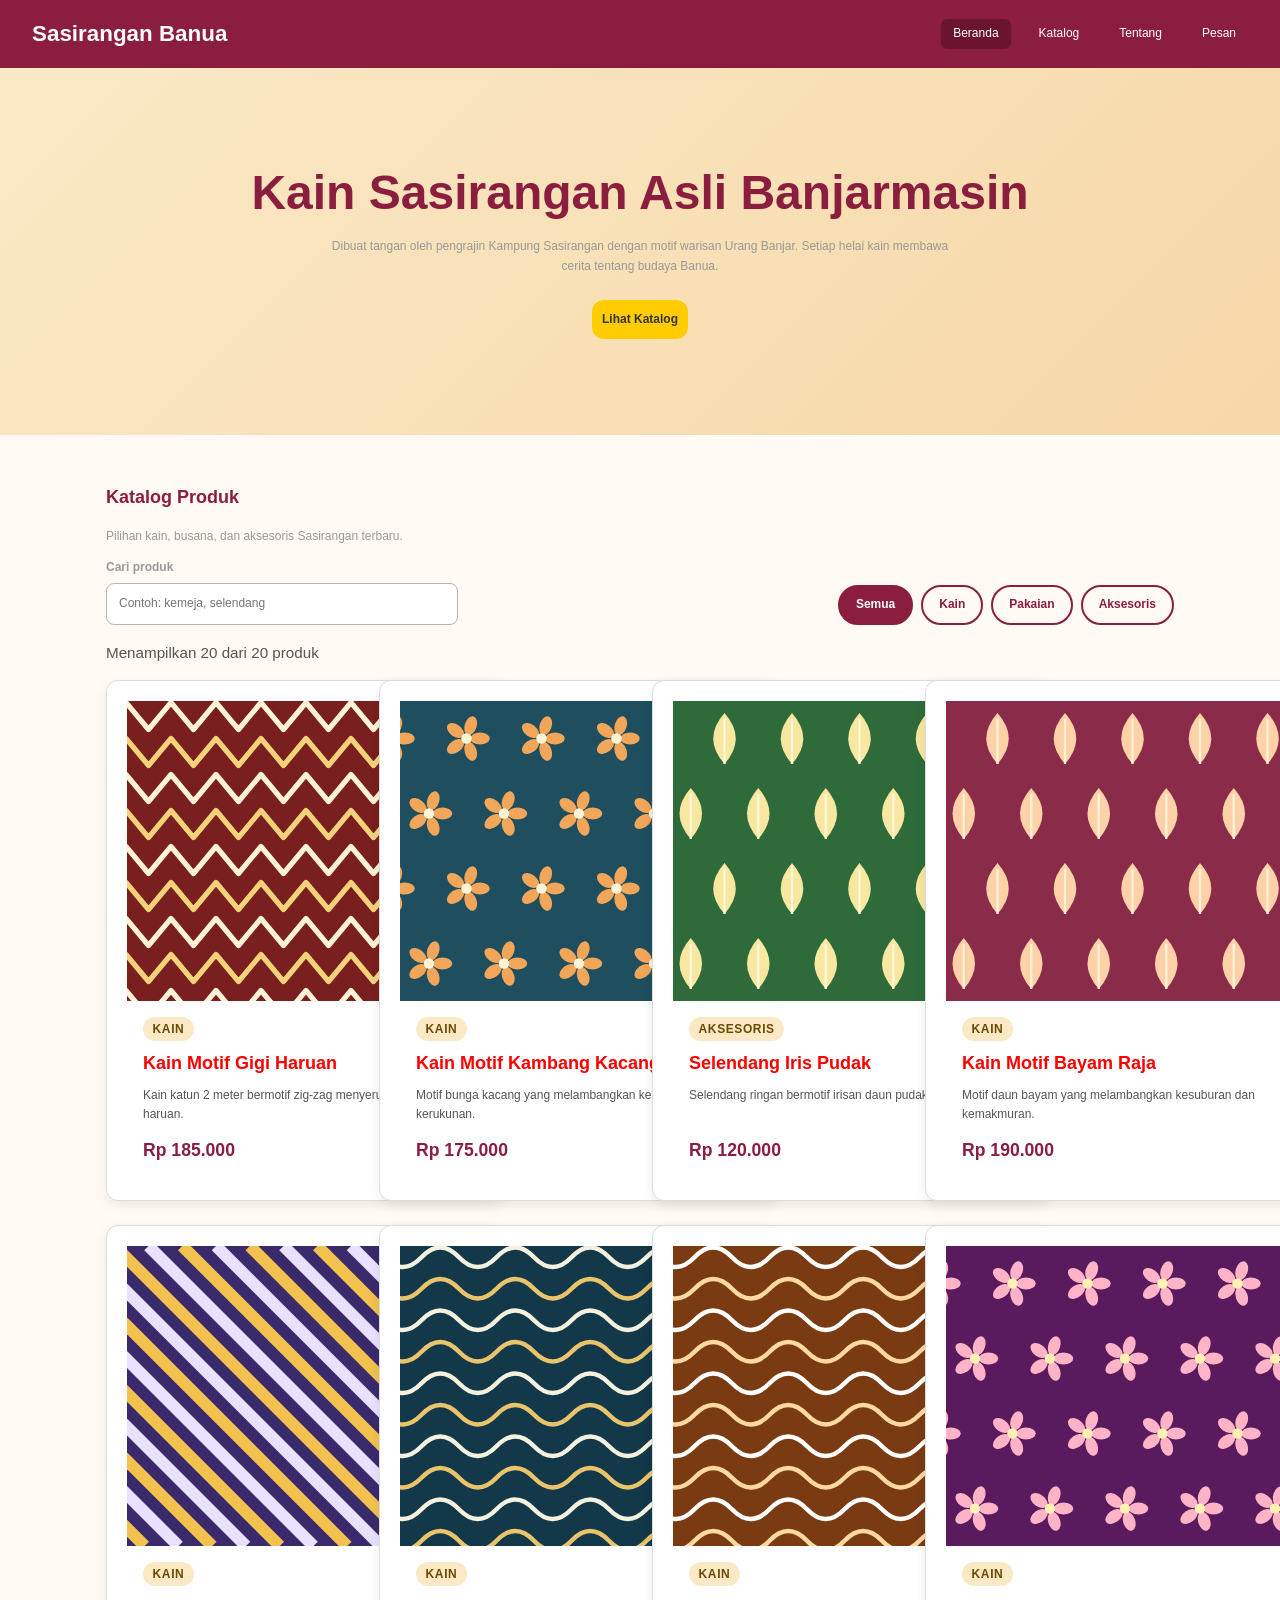
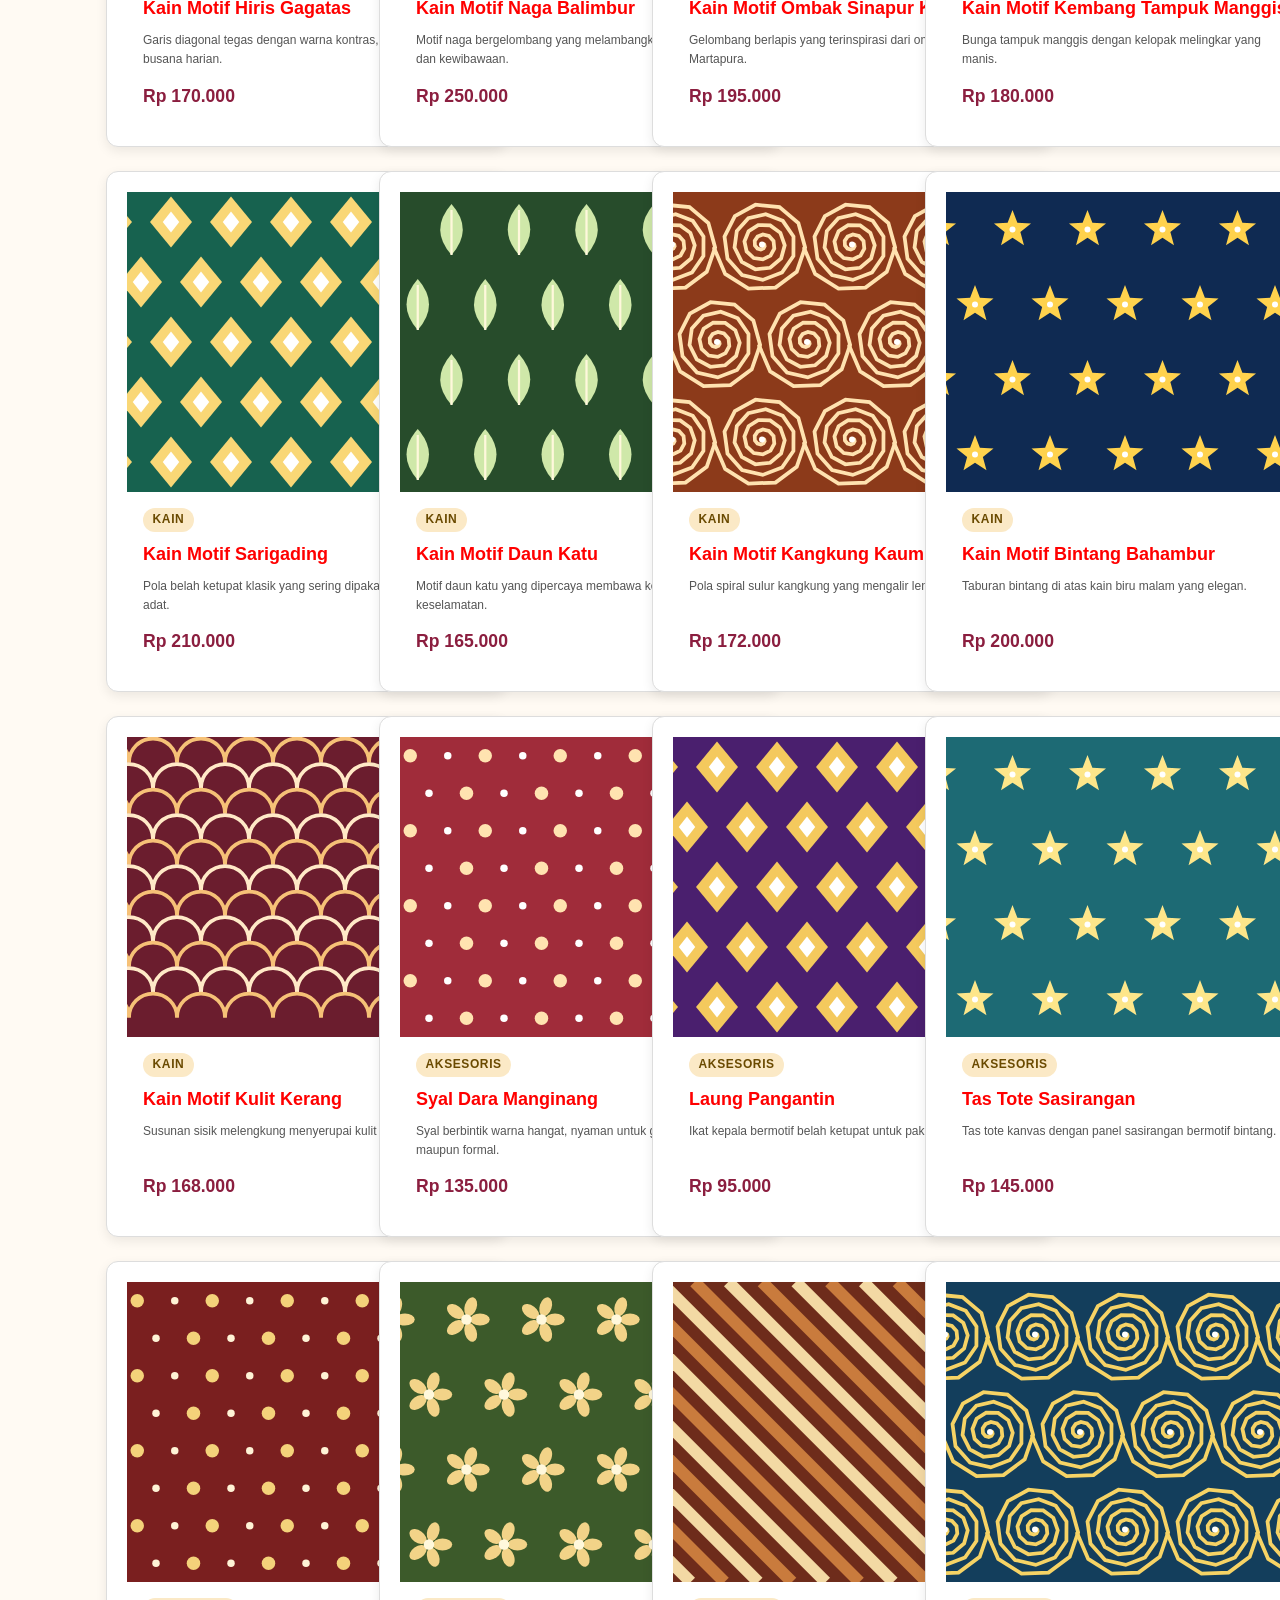
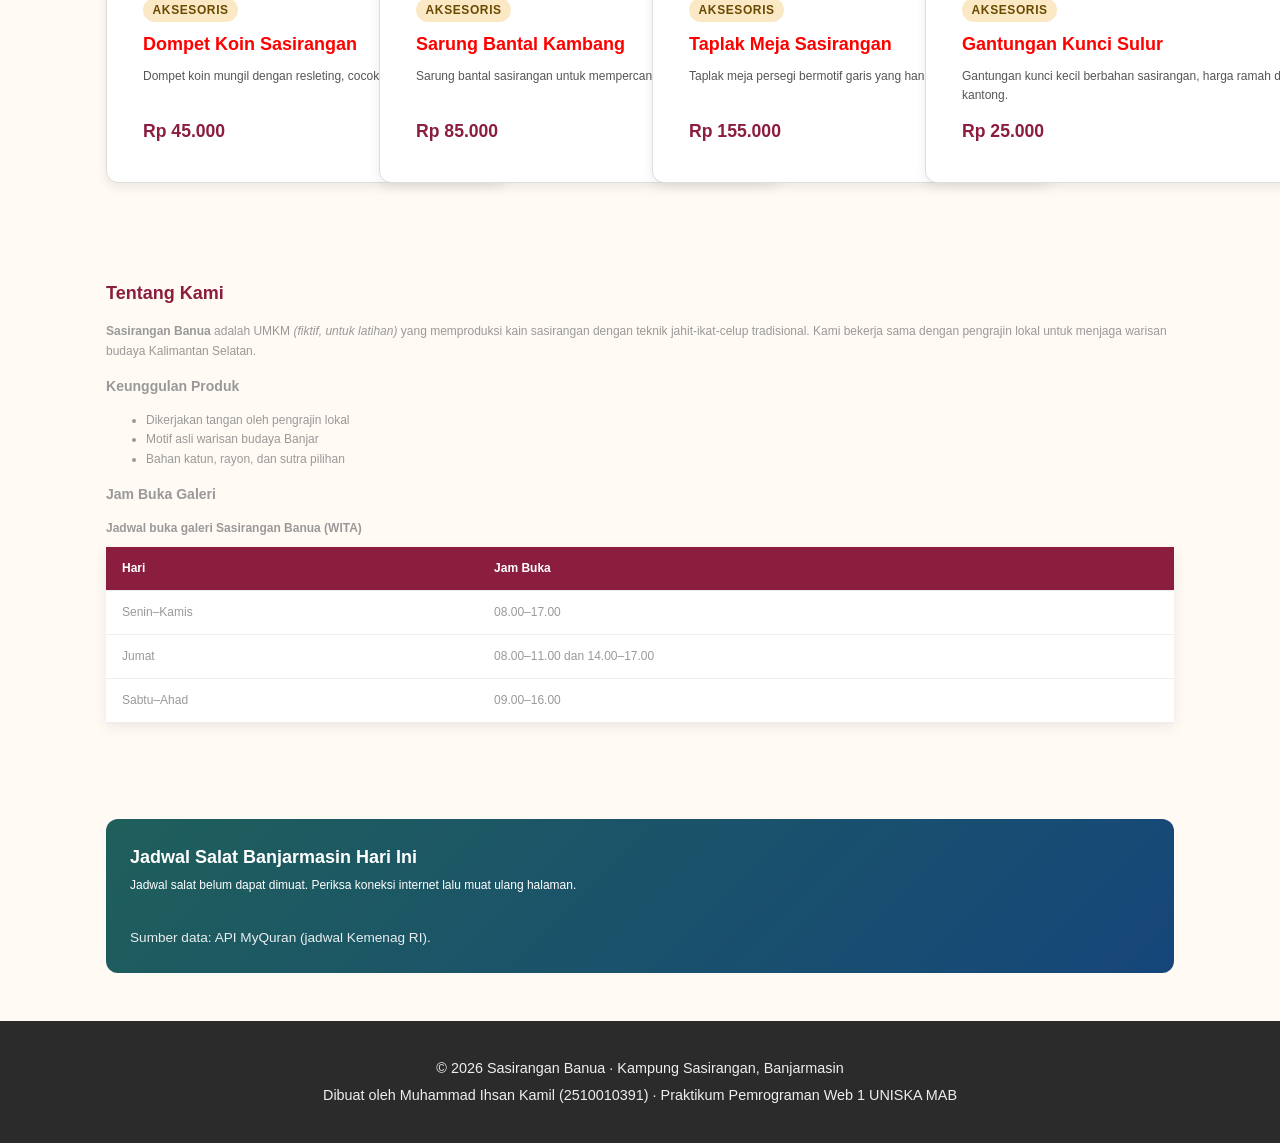
<file: index.html>
<!DOCTYPE html>
<html lang="id">

<head>
  <script src="js/jadwal-salat.js" defer></script>
  <link rel="stylesheet" href="css/style.css">
  <link rel="shortcut icon" href="img/favicon.ico" type="image/x-icon">
  <script src="js/katalog.js" defer></script>
  <meta charset="UTF-8">
  <meta name="viewport" content="width=device-width, initial-scale=1.0">
  <meta name="description" content="Katalog kain dan busana Sasirangan khas Banjarmasin karya pengrajin lokal.">
  <title>Sasirangan Banua | Kain Khas Banjar</title>
</head>

<body>
<html>

  <!-- ========== HEADER & NAVIGASI ========== -->
  <header class="header-situs">
    <p class="logo"><a href="index.html">Sasirangan Banua</a></p>
    <nav aria-label="Navigasi utama">
      <ul class="menu">
        <li><a href="index.html" aria-current="page">Beranda</a></li>
        <li><a href="#katalog">Katalog</a></li>
        <li><a href="#tentang">Tentang</a></li>
        <li><a href="kontak.html">Pesan</a></li>
      </ul>
    </nav>
  </header>

<main>
    <!-- ========== HERO ========== -->
    <section class="hero" id="beranda">
      <h1>Kain Sasirangan Asli Banjarmasin</h1>
      <p>Dibuat tangan oleh pengrajin Kampung Sasirangan dengan motif warisan Urang Banjar.
        Setiap helai kain membawa cerita tentang budaya Banua.</p>
      <a class="tombol" href="#katalog">Lihat Katalog</a>
    </section>
 
    <!-- ========== KATALOG ========== -->
    <section class="bagian" id="katalog">
      <h2>Katalog Produk</h2>
      <p>Pilihan kain, busana, dan aksesoris Sasirangan terbaru.</p>
      <div class="kontrol-katalog">
  <div class="kolom">
    <label for="cari">Cari produk</label>
    <input type="search" id="cari" placeholder="Contoh: kemeja, selendang">
  </div>
  <div class="filter" role="group" aria-label="Filter kategori">
    <button type="button" class="tombol-filter aktif" data-kategori="semua"
      aria-pressed="true">Semua</button>
    <button type="button" class="tombol-filter" data-kategori="kain"
      aria-pressed="false">Kain</button>
    <button type="button" class="tombol-filter" data-kategori="pakaian"
      aria-pressed="false">Pakaian</button>
    <button type="button" class="tombol-filter" data-kategori="aksesoris"
      aria-pressed="false">Aksesoris</button>
  </div>
</div>

<p id="info-jumlah" class="info-jumlah" aria-live="polite"></p>
<div id="daftar-katalog" class="katalog-grid"></div>
<noscript><p>Aktifkan JavaScript untuk melihat katalog produk.</p></noscript>
      </div>
    </section>
 
    <!-- ========== TENTANG ========== -->
    <section class="bagian" id="tentang">
      <h2>Tentang Kami</h2>
      <p><strong>Sasirangan Banua</strong> adalah UMKM <em>(fiktif, untuk latihan)</em> yang
        memproduksi kain sasirangan dengan teknik jahit-ikat-celup tradisional. Kami bekerja sama
        dengan pengrajin lokal untuk menjaga warisan budaya Kalimantan Selatan.</p>
 
      <h3>Keunggulan Produk</h3>
      <ul>
        <li>Dikerjakan tangan oleh pengrajin lokal</li>
        <li>Motif asli warisan budaya Banjar</li>
        <li>Bahan katun, rayon, dan sutra pilihan</li>
      </ul>
 
      <h3>Jam Buka Galeri</h3>
      <table>
        <caption>Jadwal buka galeri Sasirangan Banua (WITA)</caption>
        <thead>
          <tr>
            <th scope="col">Hari</th>
            <th scope="col">Jam Buka</th>
          </tr>
        </thead>
        <tbody>
          <tr>
            <td>Senin–Kamis</td>
            <td>08.00–17.00</td>
          </tr>
          <tr>
            <td>Jumat</td>
            <td>08.00–11.00 dan 14.00–17.00</td>
          </tr>
          <tr>
            <td>Sabtu–Ahad</td>
            <td>09.00–16.00</td>
          </tr>
        </tbody>
      </table>
    </section>
    <!-- ========== JADWAL SALAT (data dari API) ========== -->
<section class="bagian" id="jadwal">
  <div class="jadwal-salat" id="jadwal-salat">
    <h2>Jadwal Salat Banjarmasin Hari Ini</h2>
    <p class="status" aria-live="polite">Memuat jadwal salat...</p>
    <ul class="daftar-waktu" hidden></ul>
    <p class="sumber">Sumber data: API MyQuran (jadwal Kemenag RI).</p>
  </div>
</section>
</main>

  <!-- ========== FOOTER ========== -->
  <footer class="footer-situs">
    <p>&copy; 2026 Sasirangan Banua &middot; Kampung Sasirangan, Banjarmasin</p>
    <p>Dibuat oleh Muhammad Ihsan Kamil (2510010391) &middot; Praktikum Pemrograman Web 1 UNISKA MAB</p>
  </footer>
</body>
</html>
</file>
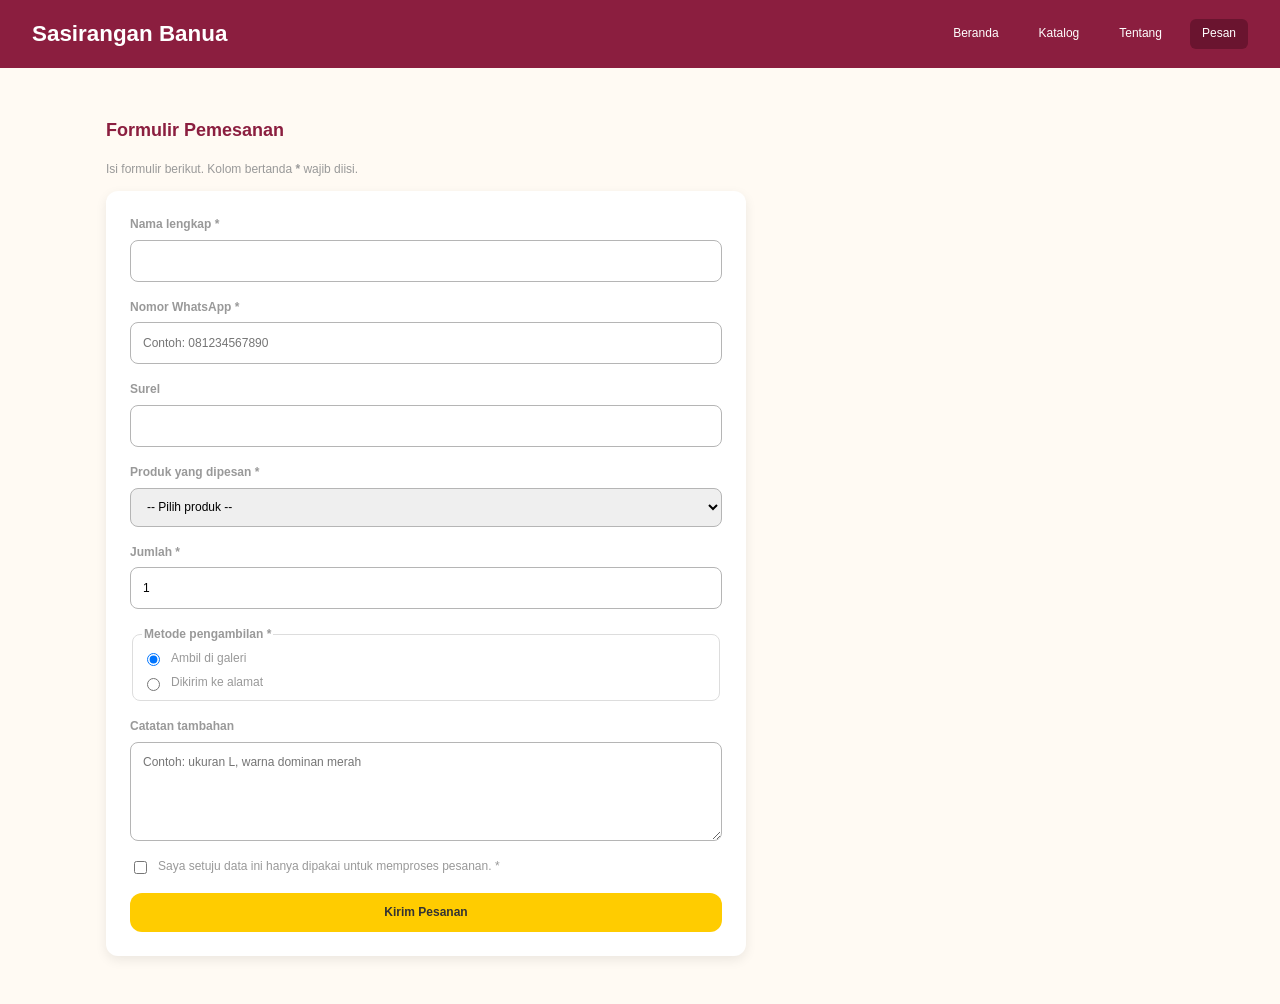
<file: kontak.html>
<!DOCTYPE html>
<html lang="id">
<head>
  <meta charset="UTF-8">
  <meta name="viewport" content="width=device-width, initial-scale=1.0">
  <meta name="description" content="Formulir pemesanan kain dan busana Sasirangan Banua.">
  <title>Pesan | Sasirangan Banua</title>
  <link rel="stylesheet" href="css/style.css">
  <script src="js/form.js" defer></script>
</head>
<body>

  <!-- ========== HEADER & NAVIGASI ========== -->
  <header class="header-situs">
    <p class="logo"><a href="index.html">Sasirangan Banua</a></p>
    <nav aria-label="Navigasi utama">
      <ul class="menu">
        <li><a href="index.html">Beranda</a></li>
        <li><a href="index.html#katalog">Katalog</a></li>
        <li><a href="index.html#tentang">Tentang</a></li>
        <li><a href="kontak.html" aria-current="page">Pesan</a></li>
      </ul>
    </nav>
  </header>

  <main>
    <section class="bagian" id="pesan">
      <h1>Formulir Pemesanan</h1>
      <p>Isi formulir berikut. Kolom bertanda <strong>*</strong> wajib diisi.</p>

      <form id="form-pesan" class="form-pesan" action="#" method="get" novalidate>
        <div class="kolom">
          <label for="nama">Nama lengkap *</label>
          <input type="text" id="nama" name="nama" required minlength="3" autocomplete="name">
          <p class="pesan-error" id="error-nama"></p>
        </div>

        <div class="kolom">
          <label for="wa">Nomor WhatsApp *</label>
          <input type="tel" id="wa" name="wa" required pattern="08[0-9]{8,11}"
            placeholder="Contoh: 081234567890" autocomplete="tel">
          <p class="pesan-error" id="error-wa"></p>
        </div>

        <div class="kolom">
          <label for="email">Surel</label>
          <input type="email" id="email" name="email" autocomplete="email">
          <p class="pesan-error" id="error-email"></p>
        </div>

        <div class="kolom">
          <label for="produk">Produk yang dipesan *</label>
          <select id="produk" name="produk" required>
            <option value="">-- Pilih produk --</option>
            <option>Kain Motif Gigi Haruan</option>
            <option>Kain Motif Kambang Kacang</option>
            <option>Selendang Iris Pudak</option>
            <option>Kemeja Bayam Raja</option>
            <option>Tas Naga Balimbur</option>
            <option>Gamis Ombak Sinapur Karang</option>
          </select>
          <p class="pesan-error" id="error-produk"></p>
        </div>

        <div class="kolom">
          <label for="jumlah">Jumlah *</label>
          <input type="number" id="jumlah" name="jumlah" min="1" max="50" value="1" required>
          <p class="pesan-error" id="error-jumlah"></p>
        </div>

        <fieldset>
          <legend>Metode pengambilan *</legend>
          <label><input type="radio" name="pengambilan" value="Ambil di galeri" checked> Ambil di galeri</label>
          <label><input type="radio" name="pengambilan" value="Dikirim ke alamat"> Dikirim ke alamat</label>
        </fieldset>

        <div class="kolom">
          <label for="catatan">Catatan tambahan</label>
          <textarea id="catatan" name="catatan" rows="4" maxlength="300"
            placeholder="Contoh: ukuran L, warna dominan merah"></textarea>
        </div>

        <div class="kolom">
          <label class="cek">
            <input type="checkbox" id="setuju" name="setuju" required aria-describedby="error-setuju">
            Saya setuju data ini hanya dipakai untuk memproses pesanan. *
          </label>
          <p class="pesan-error" id="error-setuju"></p>
        </div>

        <button type="submit" class="tombol">Kirim Pesanan</button>
      </form>

      <!-- Muncul setelah formulir valid -->
      <div id="hasil-pesan" class="hasil-pesan" hidden>
        <h2>Ringkasan Pesanan</h2>
        <pre id="ringkasan"></pre>
        <a id="tautan-wa" class="tombol" href="#" target="_blank" rel="noopener">Lanjutkan ke WhatsApp</a>
      </div>
    </section>
  </main>

</body>
</html>
</file>
<file: css/style.css>
/* =========================================================
   Sasirangan Banua — style.css
   Pendekatan: mobile-first (gaya dasar untuk HP, lalu
   disesuaikan untuk layar lebar dengan media query)
   ========================================================= */

/* ---------- 1. Variabel (custom properties) ---------- */
:root {
  --warna-utama: #8b1e3f;       /* merah marun sasirangan */
  --warna-utama-gelap: #6a142f;
  --warna-aksen: #e0a526;       /* kuning kunyit */
  --warna-krem: #fbe9c6;
  --warna-teks: #222222;
  --warna-teks-lembut: #555555;
  --warna-latar: #fffaf3;
  --warna-kartu: #ffffff;
  --radius: 12px;
  --bayangan: 0 4px 12px rgba(0, 0, 0, 0.08);
  --lebar-maks: 1100px;
}

/* ---------- 2. Reset ringan & dasar ---------- */
*,
*::before,
*::after {
  box-sizing: border-box;
}

html {
  scroll-behavior: smooth;
  scroll-padding-top: 7rem; /* agar judul tidak tertutup header sticky */
}

body {
  margin: 0;
  font-family: "Segoe UI", system-ui, -apple-system, Roboto, Arial, sans-serif;
  font-size: 1rem;
  line-height: 1.6;
  color: var(--warna-teks);
  background-color: var(--warna-latar);
}

img {
  display: block;
  max-width: 100%;
  height: auto;
}

a {
  color: var(--warna-utama);
}

/* Penanda fokus untuk pengguna keyboard — JANGAN dihapus */
a:focus-visible,
button:focus-visible,
input:focus-visible,
select:focus-visible,
textarea:focus-visible {
  outline: 3px solid var(--warna-utama-gelap);
  outline-offset: 2px;
}

/* ---------- 3. Header & navigasi (Flexbox) ---------- */
.header-situs {
  position: sticky;
  top: 0;
  z-index: 10;
  display: flex;
  flex-direction: column; /* HP: logo di atas menu */
  align-items: center;
  gap: 0.5rem;
  padding: 1rem;
  background-color: var(--warna-utama);
  color: #ffffff;
}

.logo {
  margin: 0;
  font-size: 1.4rem;
  font-weight: 700;
}

.logo a {
  color: inherit;
  text-decoration: none;
}

.menu {
  display: flex;
  flex-wrap: wrap;
  justify-content: center;
  gap: 0.25rem 1rem;
  margin: 0;
  padding: 0;
  list-style: none;
}

.menu a {
  display: block;
  padding: 0.35rem 0.75rem;
  border-radius: 6px;
  color: #ffffff;
  text-decoration: none;
}

.menu a:hover,
.menu a[aria-current="page"] {
  background-color: var(--warna-utama-gelap);
}

.header-situs a:focus-visible {
  outline-color: #ffffff; /* fokus putih agar terlihat di latar header yang gelap */
}

/* ---------- 4. Hero ---------- */
.hero {
  padding: 4rem 1rem;
  text-align: center;
  background: linear-gradient(135deg, var(--warna-krem), #f6d7a7);
}

.hero h1 {
  margin: 0 0 1rem;
  font-size: clamp(1.8rem, 5vw, 3rem);
  line-height: 1.2;
  color: var(--warna-utama);
}

.hero p {
  max-width: 40rem;
  margin: 0 auto 1.5rem;
}

/* ---------- 5. Tombol ---------- */
.tombol {
  display: inline-block;
  padding: 0.75rem 1.5rem;
  border: none;
  border-radius: var(--radius);
  background-color: var(--warna-utama);
  color: #ffffff;
  font: inherit;
  font-weight: 600;
  text-decoration: none;
  cursor: pointer;
  transition: background-color 0.2s ease, transform 0.2s ease;
}

.tombol:hover {
  background-color: var(--warna-utama-gelap);
  transform: translateY(-2px);
}

/* ---------- 6. Bagian (section) umum ---------- */
.bagian {
  max-width: var(--lebar-maks);
  margin-inline: auto;
  padding: 3rem 1rem;
}

.bagian h1,
.bagian h2 {
  margin-top: 0;
  color: var(--warna-utama);
}

/* ---------- 7. Katalog (CSS Grid) ---------- */
.katalog-grid {
  display: grid;
  grid-template-columns: repeat(auto-fill, minmax(240px, 1fr));
  gap: 1.5rem;
}

.kartu {
  display: flex;
  flex-direction: column;
  overflow: hidden;
  border-radius: var(--radius);
  background-color: var(--warna-kartu);
  box-shadow: var(--bayangan);
  transition: transform 0.2s ease;
}

.kartu:hover {
  transform: translateY(-4px);
}

.kartu img {
  width: 100%;
  aspect-ratio: 3 / 2;
  object-fit: cover;
}

.kartu-isi {
  display: flex;
  flex-direction: column;
  flex-grow: 1; /* isi kartu mengisi sisa tinggi */
  padding: 1rem;
}

.kartu h3 {
  margin: 0 0 0.5rem;
  font-size: 1.15rem;
}

.kartu p {
  margin: 0 0 0.75rem;
  color: var(--warna-teks-lembut);
}

.kartu .harga {
  margin-top: auto; /* harga selalu di bagian bawah kartu */
  margin-bottom: 0;
  font-size: 1.1rem;
  font-weight: 700;
  color: var(--warna-utama);
}

/* ---------- 8. Tabel ---------- */
table {
  width: 100%;
  border-collapse: collapse;
  background-color: var(--warna-kartu);
  box-shadow: var(--bayangan);
}

caption {
  margin-bottom: 0.5rem;
  font-weight: 600;
  text-align: left;
}

th,
td {
  padding: 0.75rem 1rem;
  border-bottom: 1px solid #eeeeee;
  text-align: left;
}

thead th {
  background-color: var(--warna-utama);
  color: #ffffff;
}

/* ---------- 9. Formulir ---------- */
.form-pesan {
  display: grid;
  gap: 1rem;
  max-width: 40rem;
  padding: 1.5rem;
  border-radius: var(--radius);
  background-color: var(--warna-kartu);
  box-shadow: var(--bayangan);
}

.kolom {
  display: flex;
  flex-direction: column;
  gap: 0.35rem;
}

label,
legend {
  font-weight: 600;
}

input,
select,
textarea {
  width: 100%;
  padding: 0.65rem 0.75rem;
  border: 1px solid #b5b5b5;
  border-radius: 8px;
  font: inherit;
}

fieldset {
  display: flex;
  flex-direction: column;
  gap: 0.35rem;
  border: 1px solid #dddddd;
  border-radius: 8px;
}

fieldset label,
.cek {
  display: flex;
  align-items: center;
  gap: 0.5rem;
  font-weight: 400;
}

input[type="radio"],
input[type="checkbox"] {
  width: auto;
}

/* ---------- 10. Footer ---------- */
.footer-situs {
  padding: 2rem 1rem;
  background-color: #2b2b2b;
  color: #eeeeee;
  font-size: 0.9rem;
  text-align: center;
}

.footer-situs p {
  margin: 0.25rem 0;
}

/* ---------- 11. Responsif: tablet & desktop ---------- */
@media (min-width: 768px) {
  .header-situs {
    flex-direction: row; /* logo kiri, menu kanan */
    justify-content: space-between;
    padding-inline: 2rem;
  }

  .hero {
    padding: 6rem 2rem;
  }
}

body {
  font-family: Arial, sans-serif;
  font-size: 12px;
  color: #999;
}

.container {
  max-width: 1200px;
  margin: 0 auto;
}

#judul-utama {
  color: red;
}

.galeri {
  display: flex;
  flex-wrap: wrap;
}

.kartu {
  box-sizing: border-box;
  width: 400px;
  padding: 20px;
  border: 1px solid #ddd;
}

.kartu img {
  width: 100%;
  height: 300px;
  object-fit: cover;
}

.kartu h3 {
  color: red;
  font-size: 18px;
}

.tombol {
  display: inline-block;
  background: #ffcc00;
  color: #333;
  padding: 10px;
  text-decoration: none;
}

a:focus-visible {
  outline: 2px solid #005fcc;
  outline-offset: 2px;
}

@media (max-width: 1200px) {
  .kartu {
    width: 33.333%;
  }
}
/* ---------- 12. Komponen interaktif (Modul 3) ---------- */

.kontrol-katalog {
display: flex;
flex-direction: column;
gap: 1rem;
margin-bottom: 1rem;
}

.filter {
display: flex;
flex-wrap: wrap;
gap: 0.5rem;
}

.tombol-filter {
padding: 0.5rem 1rem;
border: 2px solid var(--warna-utama);
border-radius: 999px;
background-color: transparent;
color: var(--warna-utama);
font: inherit;
font-weight: 600;
cursor: pointer;
}

.tombol-filter:hover,
.tombol-filter.aktif {
background-color: var(--warna-utama);
color: #ffffff;
}

.info-jumlah {
color: var(--warna-teks-lembut);
font-size: 0.95rem;
}

.label-kategori {
align-self: flex-start;
margin-bottom: 0.5rem;
padding: 0.15rem 0.6rem;
border-radius: 999px;
background-color: var(--warna-krem);
color: #6a4a00;
font-size: 0.75rem;
font-weight: 700;
letter-spacing: 0.05em;
text-transform: uppercase;
}

.pesan-error {
margin: 0;
color: #b00020;
font-size: 0.9rem;
}

.pesan-error:empty {
display: none; /* Sembunyikan jika belum ada pesan */
}

[aria-invalid="true"] {
border-color: #b00020;
background-color: #fff5f6;
}

.hasil-pesan {
max-width: 40rem;
margin-top: 2rem;
padding: 1.5rem;
border-left: 6px solid var(--warna-aksen);
border-radius: var(--radius);
background-color: var(--warna-kartu);
box-shadow: var(--bayangan);
}

.hasil-pesan h2 {
margin-top: 0;
}

.hasil-pesan pre {
white-space: pre-wrap;
font-family: inherit;
}

@media (min-width: 768px) {
.kontrol-katalog {
flex-direction: row;
align-items: flex-end;
justify-content: space-between;
}

.kontrol-katalog .kolom {
flex: 1;
max-width: 22rem;
}
}
/* ---------- 13. Widget jadwal salat (Modul 4) ---------- */
.jadwal-salat {
  padding: 1.5rem;
  border-radius: var(--radius);
  background: linear-gradient(135deg, #1f5f5b, #16467a);
  color: #ffffff;
}

.jadwal-salat h2 {
  margin: 0 0 0.25rem;
  color: #ffffff;
}

.jadwal-salat .status {
  margin: 0 0 1rem;
}

.daftar-waktu {
  display: grid;
  grid-template-columns: repeat(auto-fit, minmax(110px, 1fr));
  gap: 0.75rem;
  margin: 0;
  padding: 0;
  list-style: none;
}

.daftar-waktu li {
  display: flex;
  flex-direction: column;
  align-items: center;
  padding: 0.75rem;
  border-radius: 10px;
  background-color: rgba(255, 255, 255, 0.15);
}

.daftar-waktu strong {
  font-size: 1.4rem;
}

.jadwal-salat .sumber {
  margin: 1rem 0 0;
  font-size: 0.85rem;
  opacity: 0.9;
}
</file>
